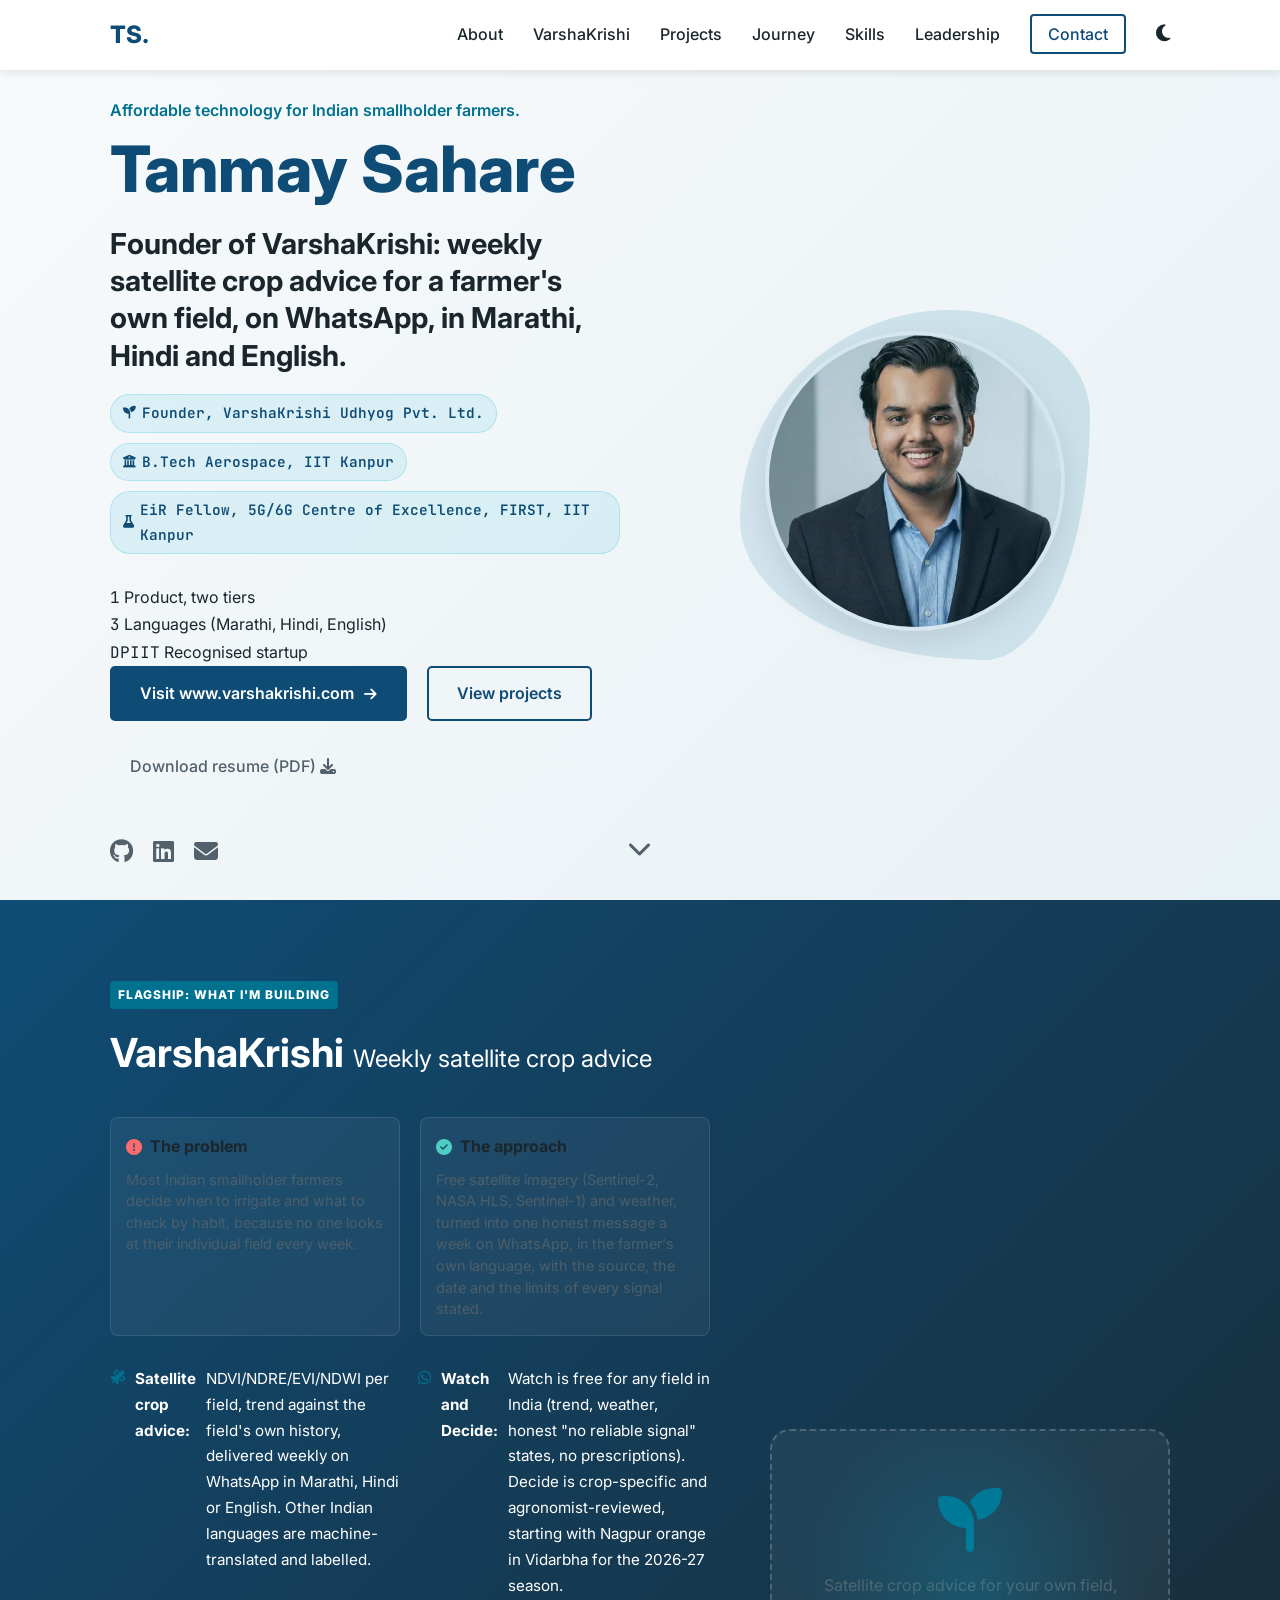
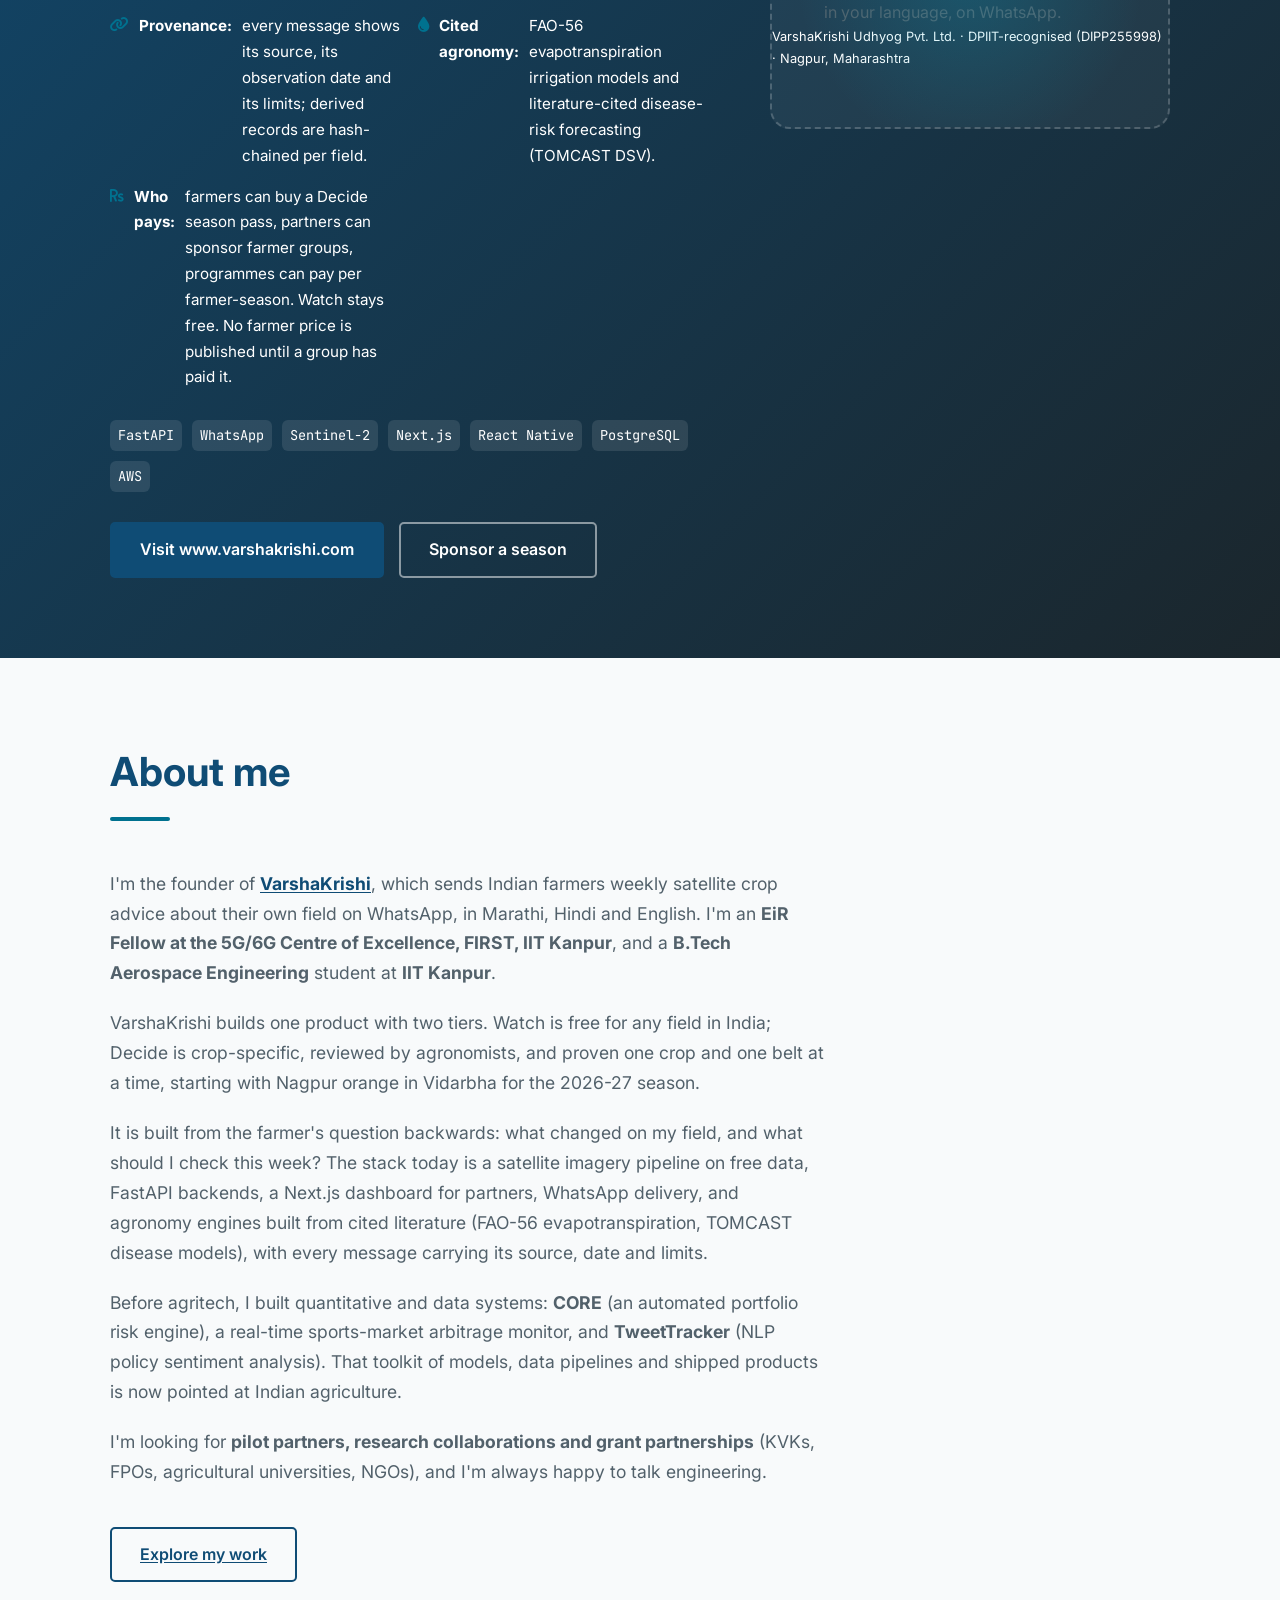
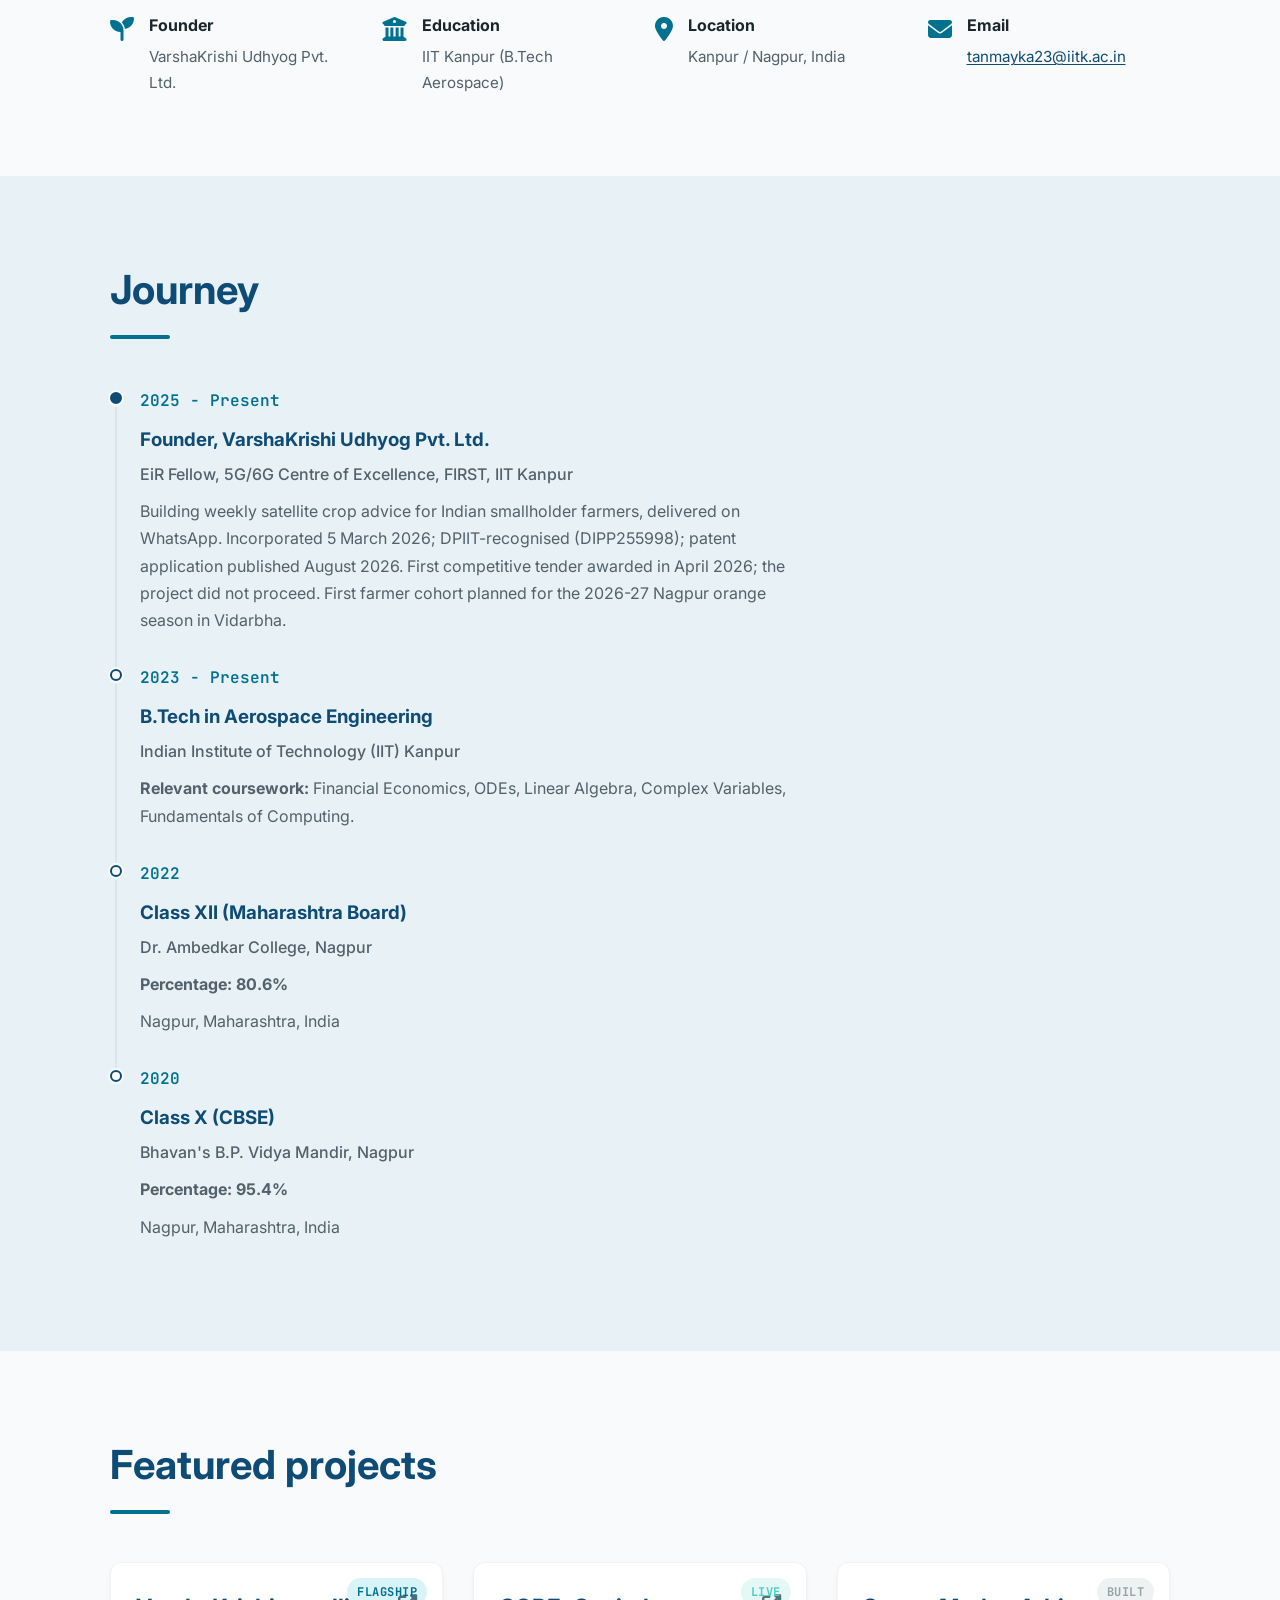
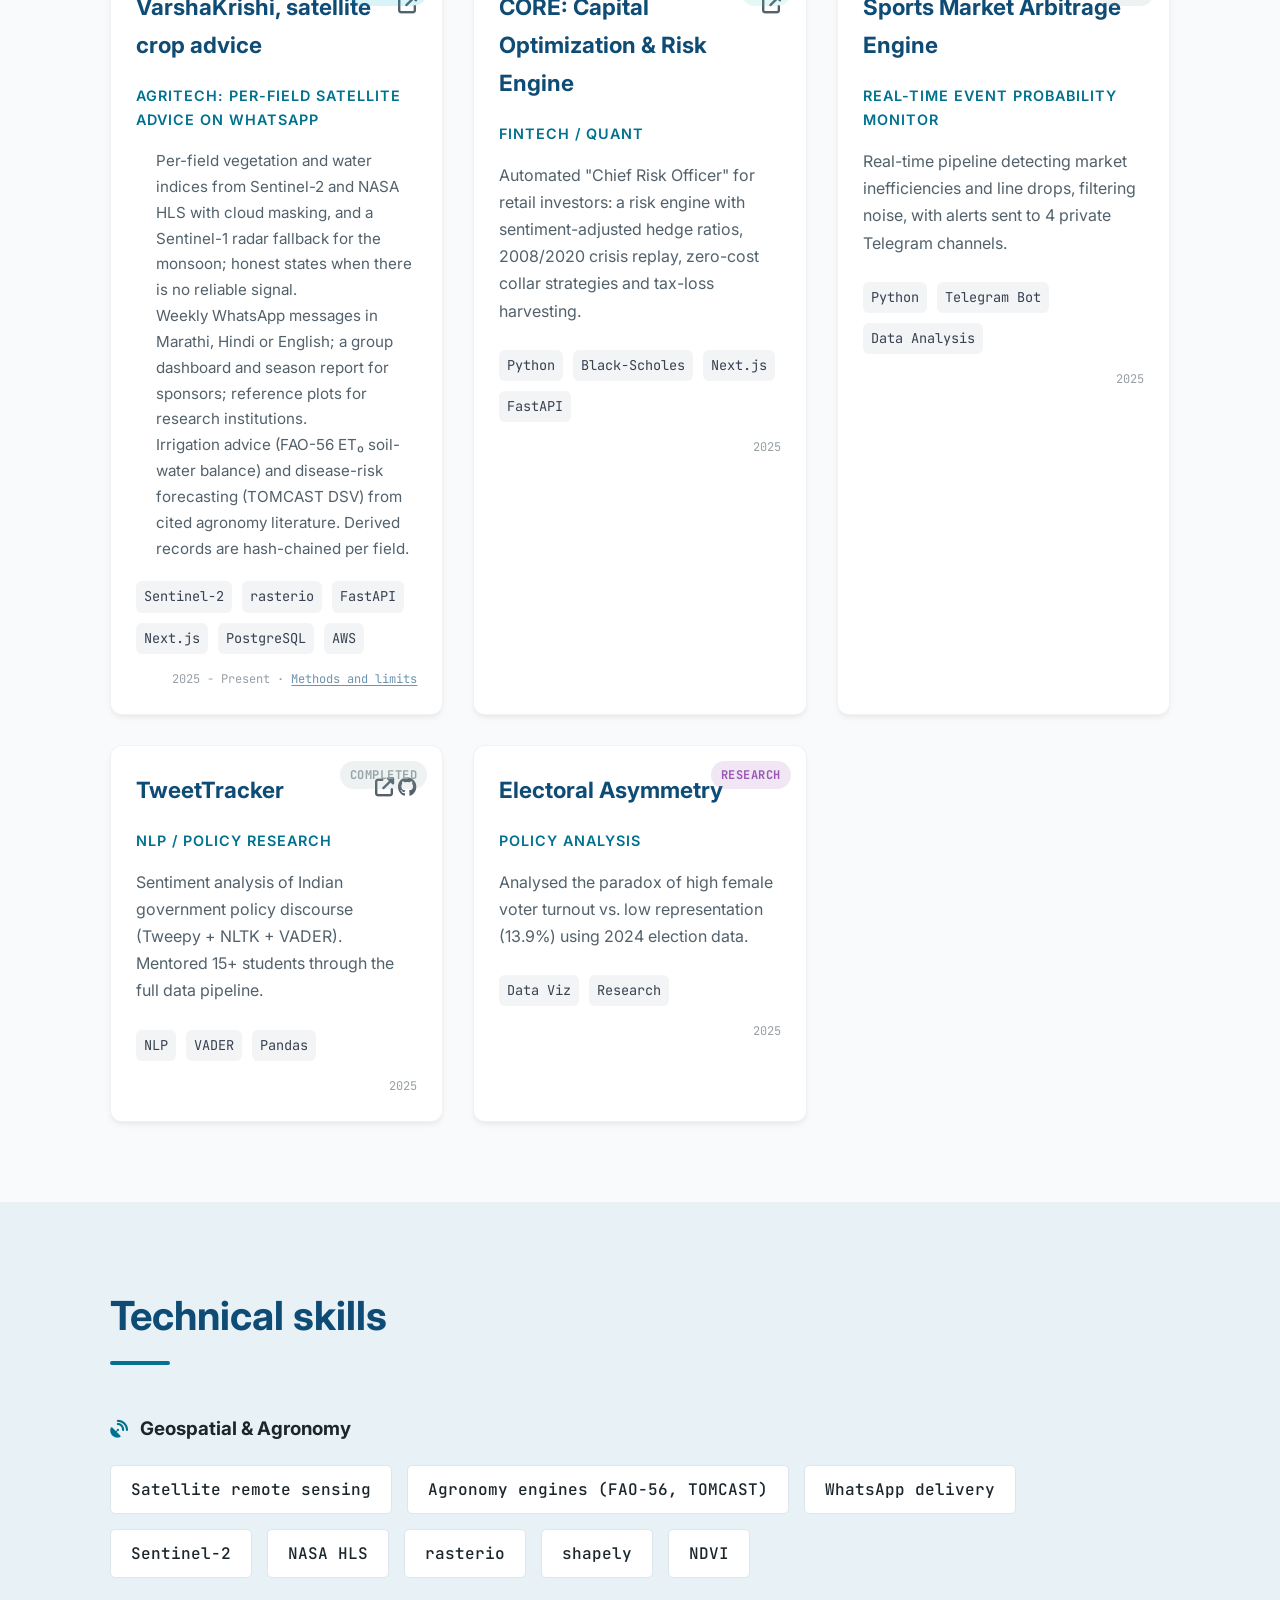
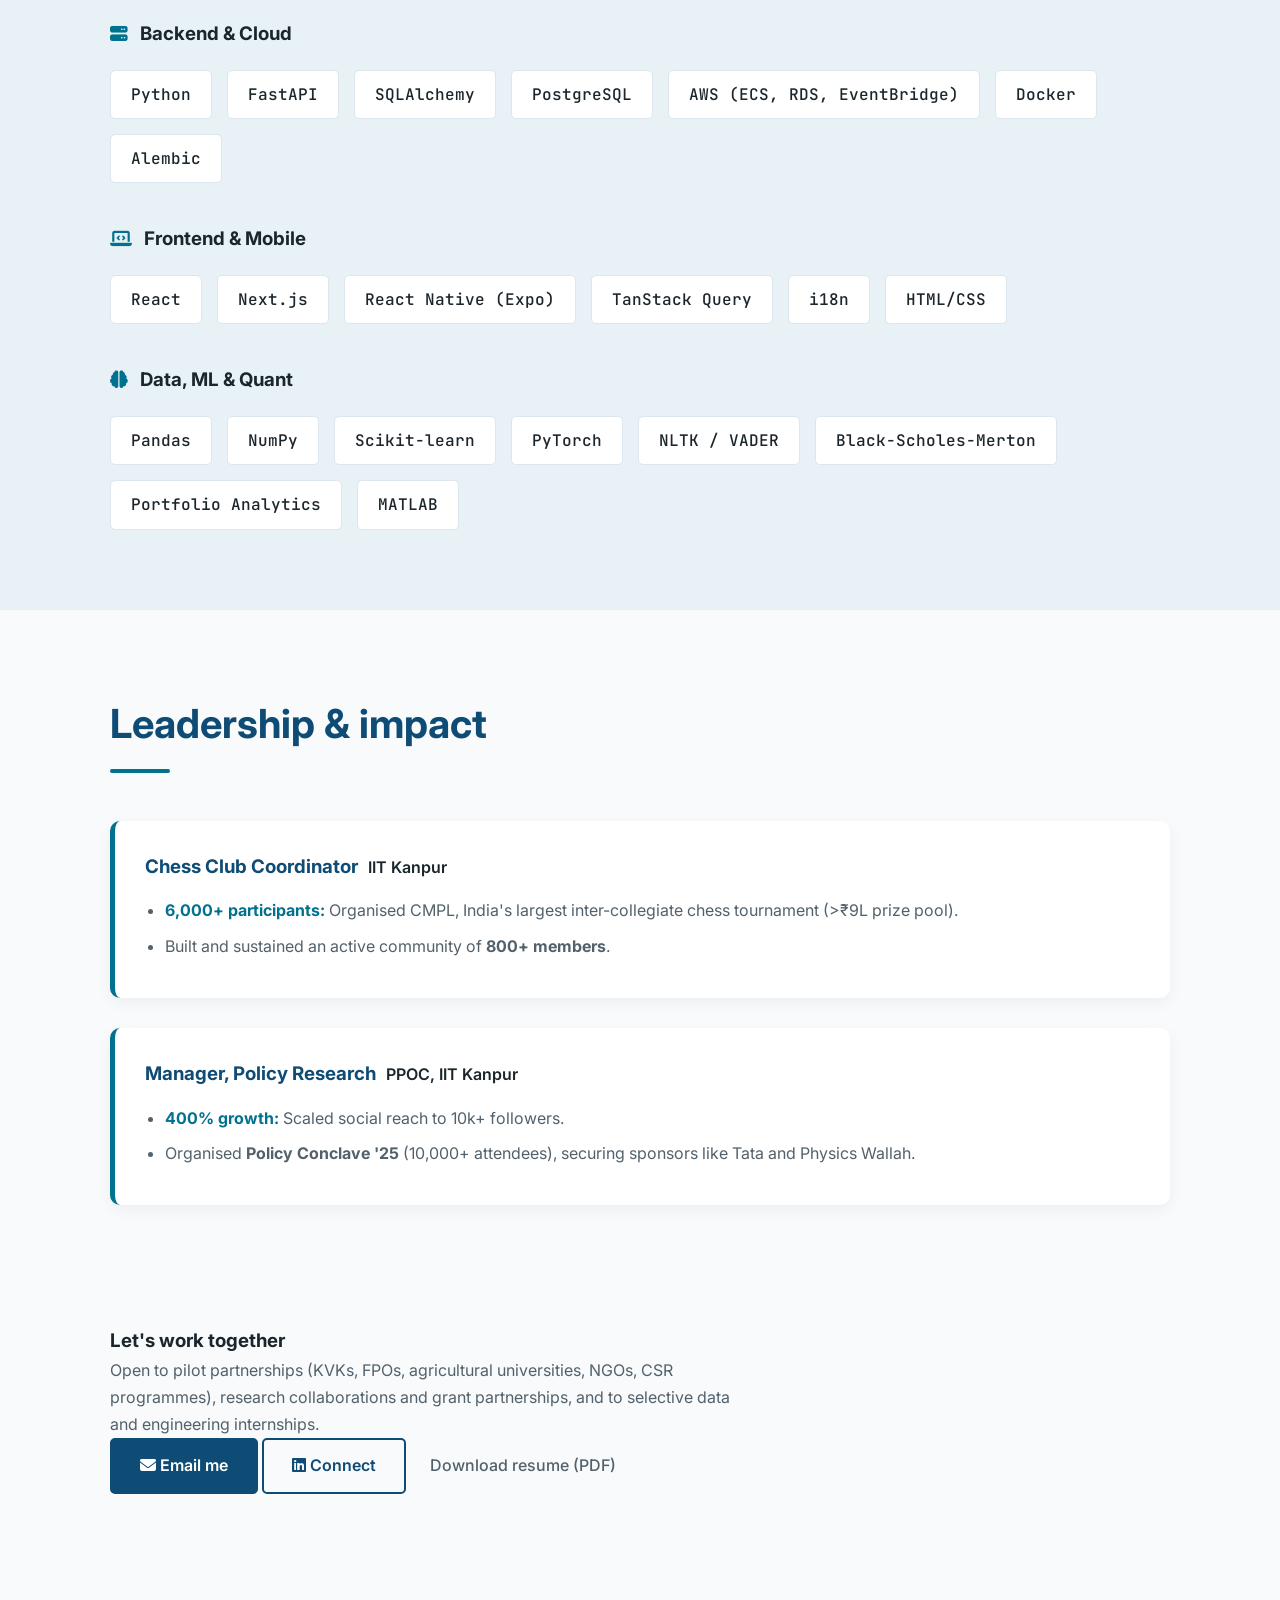
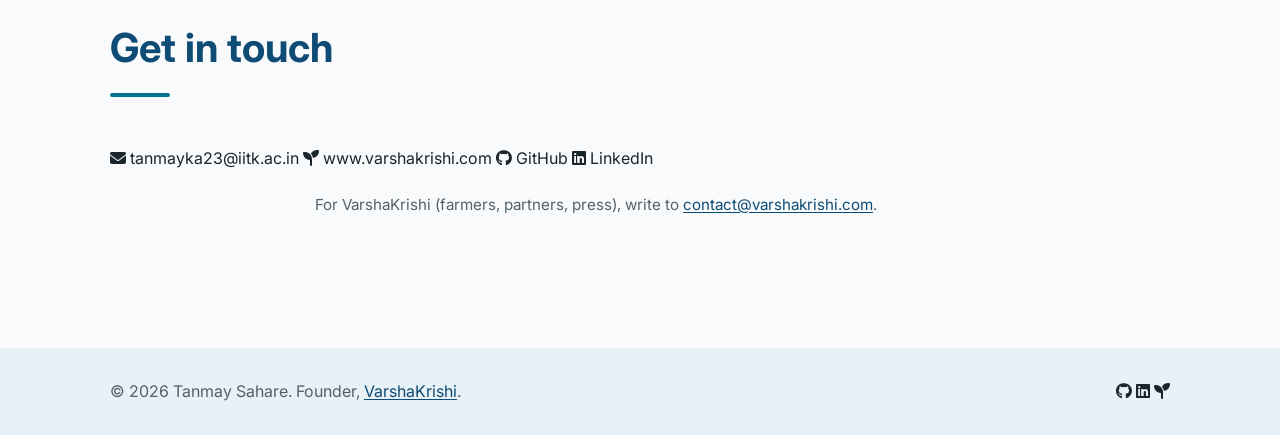
<file: index.html>
<!DOCTYPE html>
<html lang="en-IN" data-theme="light">

<head>
    <meta charset="UTF-8">
    <meta name="viewport" content="width=device-width, initial-scale=1.0">
    <title>Tanmay Sahare, founder of VarshaKrishi | Satellite crop advice for Indian farmers</title>
    <meta name="description"
        content="Tanmay Sahare is the founder of VarshaKrishi: weekly satellite crop advice for a farmer's own field on WhatsApp, in Marathi, Hindi and English. EiR Fellow, 5G/6G Centre of Excellence, FIRST, IIT Kanpur.">
    <link rel="canonical" href="https://tanmaysahare.me/">
    <meta name="robots" content="index, follow, max-image-preview:large">
    <meta name="author" content="Tanmay Sahare">
    <meta name="theme-color" content="#F8FAFB" media="(prefers-color-scheme: light)">
    <meta name="theme-color" content="#1B262C" media="(prefers-color-scheme: dark)">
    <link rel="icon" href="favicon.svg" type="image/svg+xml">

    <!-- Apply the saved theme before first paint, so dark-mode visitors do not see a light flash. -->
    <script>try { var t = localStorage.getItem('theme'); if (t === 'dark' || t === 'light') document.documentElement.setAttribute('data-theme', t); } catch (e) { }</script>

    <!-- Open Graph -->
    <meta property="og:type" content="profile">
    <meta property="og:title" content="Tanmay Sahare, founder of VarshaKrishi">
    <meta property="og:description"
        content="Weekly satellite crop advice for a farmer's own field, on WhatsApp, in Marathi, Hindi and English. EiR Fellow, 5G/6G Centre of Excellence, FIRST, IIT Kanpur.">
    <meta property="og:url" content="https://tanmaysahare.me/">
    <meta property="og:image" content="https://tanmaysahare.me/assets/profile.jpg">
    <meta property="og:image:width" content="956">
    <meta property="og:image:height" content="1280">
    <meta property="og:image:alt" content="Portrait of Tanmay Sahare, founder of VarshaKrishi">
    <meta property="og:locale" content="en_IN">
    <meta property="og:site_name" content="Tanmay Sahare">
    <meta property="profile:first_name" content="Tanmay">
    <meta property="profile:last_name" content="Sahare">

    <!-- Twitter Card -->
    <meta name="twitter:card" content="summary">
    <meta name="twitter:title" content="Tanmay Sahare, founder of VarshaKrishi">
    <meta name="twitter:description"
        content="Weekly satellite crop advice for a farmer's own field, on WhatsApp, in Marathi, Hindi and English. EiR Fellow, 5G/6G Centre of Excellence, FIRST, IIT Kanpur.">
    <meta name="twitter:image" content="https://tanmaysahare.me/assets/profile.jpg">
    <meta name="twitter:image:alt" content="Portrait of Tanmay Sahare, founder of VarshaKrishi">

    <!-- ProfilePage + Person + Organization + WebSite JSON-LD.
         The Organization node reuses the @id, name and legalName published on www.varshakrishi.com,
         so search engines and AI assistants merge both sites into one entity. -->
    <script type="application/ld+json">
    {
      "@context": "https://schema.org",
      "@graph": [
        {
          "@type": "ProfilePage",
          "@id": "https://tanmaysahare.me/#profilepage",
          "url": "https://tanmaysahare.me/",
          "name": "Tanmay Sahare, founder of VarshaKrishi",
          "inLanguage": "en-IN",
          "dateModified": "2026-10-17",
          "isPartOf": { "@id": "https://tanmaysahare.me/#website" },
          "mainEntity": { "@id": "https://tanmaysahare.me/#person" }
        },
        {
          "@type": "Person",
          "@id": "https://tanmaysahare.me/#person",
          "name": "Tanmay Sahare",
          "givenName": "Tanmay",
          "familyName": "Sahare",
          "url": "https://tanmaysahare.me/",
          "image": "https://tanmaysahare.me/assets/profile.jpg",
          "jobTitle": "Founder",
          "worksFor": { "@id": "https://www.varshakrishi.com/#organization" },
          "description": "Tanmay Sahare is the founder of VarshaKrishi, which sends Indian farmers weekly satellite crop advice about their own field on WhatsApp, in Marathi, Hindi and English. He is an EiR Fellow at the 5G/6G Centre of Excellence, FIRST, IIT Kanpur, and a B.Tech Aerospace Engineering student at IIT Kanpur.",
          "affiliation": {
            "@type": "Organization",
            "name": "5G/6G Centre of Excellence, FIRST, IIT Kanpur",
            "parentOrganization": { "@id": "https://tanmaysahare.me/#iitk" }
          },
          "alumniOf": { "@id": "https://tanmaysahare.me/#iitk" },
          "knowsAbout": ["Satellite remote sensing", "Crop advisory", "Precision agriculture", "NDVI crop monitoring", "Agronomy (FAO-56, TOMCAST)", "Machine learning", "Quantitative finance", "FastAPI"],
          "nationality": { "@type": "Country", "name": "India" },
          "homeLocation": { "@type": "Place", "name": "Nagpur, Maharashtra, India" },
          "email": "mailto:tanmayka23@iitk.ac.in",
          "sameAs": [
            "https://www.linkedin.com/in/tanmay-sahare-9a361329a/",
            "https://github.com/tanmaysahare"
          ]
        },
        {
          "@type": "CollegeOrUniversity",
          "@id": "https://tanmaysahare.me/#iitk",
          "name": "Indian Institute of Technology Kanpur",
          "url": "https://www.iitk.ac.in/"
        },
        {
          "@type": "Organization",
          "@id": "https://www.varshakrishi.com/#organization",
          "name": "VarshaKrishi",
          "legalName": "VarshaKrishi Udhyog Private Limited",
          "url": "https://www.varshakrishi.com/",
          "logo": "https://www.varshakrishi.com/assets/images/logo/favicon-512.png",
          "slogan": "Weekly satellite crop advice for your own field, on WhatsApp, in Marathi, Hindi and English.",
          "description": "VarshaKrishi sends Indian farmers one WhatsApp message a week about their own field: what changed, what to check and when to act. Built from Sentinel-2, Sentinel-1 and NASA HLS satellite data and the weather. Free for every farmer in India; crop-specific advice starts with Nagpur orange in Vidarbha.",
          "founder": { "@id": "https://tanmaysahare.me/#person" },
          "sameAs": ["https://www.linkedin.com/company/varshakrishi"]
        },
        {
          "@type": "WebSite",
          "@id": "https://tanmaysahare.me/#website",
          "url": "https://tanmaysahare.me/",
          "name": "Tanmay Sahare",
          "inLanguage": "en-IN",
          "about": { "@id": "https://tanmaysahare.me/#person" },
          "publisher": { "@id": "https://tanmaysahare.me/#person" }
        }
      ]
    }
    </script>

    <link rel="preconnect" href="https://fonts.googleapis.com">
    <link rel="preconnect" href="https://fonts.gstatic.com" crossorigin>
    <link
        href="https://fonts.googleapis.com/css2?family=Inter:wght@400;500;600;700;800&family=JetBrains+Mono:wght@400;700&display=swap"
        rel="stylesheet">
    <link rel="stylesheet" href="styles.css">
    <!-- Font Awesome icons are decorative (every icon-only link has an aria-label), so the
         stylesheet loads without blocking the first paint. -->
    <link rel="preload" href="https://cdnjs.cloudflare.com/ajax/libs/font-awesome/6.4.0/css/all.min.css" as="style"
        onload="this.onload=null;this.rel='stylesheet'">
    <noscript>
        <link rel="stylesheet" href="https://cdnjs.cloudflare.com/ajax/libs/font-awesome/6.4.0/css/all.min.css">
    </noscript>
</head>

<body>
    <a href="#main" class="skip-link">Skip to content</a>

    <!-- Navigation -->
    <header>
        <nav class="navbar" aria-label="Main">
            <div class="container nav-container">
                <a href="#hero" class="logo" aria-label="Tanmay Sahare, back to top">TS.</a>
                <button type="button" class="nav-toggle" id="navToggle" aria-label="Open menu" aria-expanded="false"
                    aria-controls="navLinks">
                    <i aria-hidden="true" class="fas fa-bars"></i>
                </button>
                <ul class="nav-links" id="navLinks">
                    <li><a href="#about">About</a></li>
                    <li><a href="#varshakrishi">VarshaKrishi</a></li>
                    <li><a href="#projects">Projects</a></li>
                    <li><a href="#education">Journey</a></li>
                    <li><a href="#skills">Skills</a></li>
                    <li><a href="#leadership">Leadership</a></li>
                    <li><a href="#contact" class="btn-nav">Contact</a></li>
                    <li><button type="button" id="themeToggle" aria-label="Dark mode" aria-pressed="false"><i
                                aria-hidden="true" class="fas fa-moon"></i></button></li>
                </ul>
            </div>
        </nav>
    </header>

    <main id="main">
    <!-- Hero Section -->
    <section id="hero" class="hero">
        <div class="container hero-container">
            <div class="hero-content">
                <span class="greeting">Affordable technology for Indian smallholder farmers.</span>
                <h1 class="name">Tanmay Sahare</h1>
                <p class="title">Founder of VarshaKrishi: weekly satellite crop advice for a farmer's own field, on
                    WhatsApp, in Marathi, Hindi and English.</p>

                <div class="hero-chips">
                    <span class="chip"><i aria-hidden="true" class="fas fa-seedling"></i> Founder, VarshaKrishi Udhyog Pvt. Ltd.</span>
                    <span class="chip"><i aria-hidden="true" class="fas fa-university"></i> B.Tech Aerospace, IIT Kanpur</span>
                    <span class="chip"><i aria-hidden="true" class="fas fa-flask"></i> EiR Fellow, 5G/6G Centre of Excellence, FIRST, IIT Kanpur</span>
                </div>

                <!-- Hero Stats Row -->
                <div class="hero-stats-row">
                    <div class="stat-item">
                        <span class="stat-val">1</span>
                        <span class="stat-label">Product, two tiers</span>
                    </div>
                    <div class="stat-splitter"></div>
                    <div class="stat-item">
                        <span class="stat-val">3</span>
                        <span class="stat-label">Languages (Marathi, Hindi, English)</span>
                    </div>
                    <div class="stat-splitter"></div>
                    <div class="stat-item">
                        <span class="stat-val">DPIIT</span>
                        <span class="stat-label">Recognised startup</span>
                    </div>
                </div>

                <div class="hero-buttons">
                    <a href="https://www.varshakrishi.com/" rel="noopener" class="btn btn-primary">Visit
                        www.varshakrishi.com <i aria-hidden="true" class="fas fa-arrow-right"
                            style="margin-left: 6px; font-size: 0.9em; transition: transform 0.2s;"></i></a>
                    <a href="#projects" class="btn btn-outline">View projects</a>
                    <a href="assets/resume.pdf" class="btn btn-text" download>Download resume (PDF) <i aria-hidden="true"
                            class="fas fa-download"></i></a>
                </div>

                <div class="social-links">
                    <a href="https://github.com/tanmaysahare" target="_blank" rel="noopener me" aria-label="GitHub"><i aria-hidden="true"
                            class="fab fa-github"></i></a>
                    <a href="https://www.linkedin.com/in/tanmay-sahare-9a361329a/" target="_blank" rel="noopener me"
                        aria-label="LinkedIn"><i aria-hidden="true" class="fab fa-linkedin"></i></a>
                    <a href="mailto:tanmayka23@iitk.ac.in" aria-label="Email"><i aria-hidden="true" class="fas fa-envelope"></i></a>
                </div>
            </div>
            <div class="hero-visual">
                <div class="profile-container">
                    <div class="blob-bg"></div>
                    <picture>
                        <source srcset="assets/profile-480.webp" type="image/webp">
                        <img src="assets/profile.jpg" alt="Tanmay Sahare, founder of VarshaKrishi" class="profile-img"
                            width="300" height="300" fetchpriority="high" decoding="async">
                    </picture>
                </div>
            </div>
        </div>
        <a href="#varshakrishi" class="scroll-down" aria-label="Scroll to VarshaKrishi"><i aria-hidden="true" class="fas fa-chevron-down"></i></a>
    </section>

    <!-- FLAGSHIP: VARSHAKRISHI -->
    <section id="varshakrishi" class="section core-section">
        <div class="container">
            <div class="core-grid">
                <div class="core-text">
                    <div class="core-header">
                        <span class="core-label">FLAGSHIP: WHAT I'M BUILDING</span>
                        <h2>VarshaKrishi <span style="font-weight: 400; font-size: 1.5rem;">Weekly satellite crop
                                advice</span></h2>
                    </div>

                    <div class="problem-solution">
                        <div class="ps-item">
                            <h3 class="h4"><i aria-hidden="true" class="fas fa-exclamation-circle text-danger"></i> The problem</h3>
                            <p>Most Indian smallholder farmers decide when to irrigate and what to check by habit, because no one
                                looks at their individual field every week.</p>
                        </div>
                        <div class="ps-item">
                            <h3 class="h4"><i aria-hidden="true" class="fas fa-check-circle text-success"></i> The approach</h3>
                            <p>Free satellite imagery (Sentinel-2, NASA HLS, Sentinel-1) and weather, turned into one honest
                                message a week on WhatsApp, in the farmer's own language, with the source, the date
                                and the limits of every signal stated.</p>
                        </div>
                    </div>

                    <ul class="core-features">
                        <li><i aria-hidden="true" class="fas fa-satellite"></i> <strong>Satellite crop advice:</strong> NDVI/NDRE/EVI/NDWI
                            per field, trend against the field's own history, delivered weekly on WhatsApp in Marathi,
                            Hindi or English. Other Indian languages are machine-translated and labelled.</li>
                        <li><i aria-hidden="true" class="fab fa-whatsapp"></i> <strong>Watch and Decide:</strong> Watch is free for any field
                            in India (trend, weather, honest "no reliable signal" states, no prescriptions). Decide is
                            crop-specific and agronomist-reviewed, starting with Nagpur orange in Vidarbha for the
                            2026-27 season.</li>
                        <li><i aria-hidden="true" class="fas fa-link"></i> <strong>Provenance:</strong> every message shows its source, its
                            observation date and its limits; derived records are hash-chained per field.</li>
                        <li><i aria-hidden="true" class="fas fa-tint"></i> <strong>Cited agronomy:</strong> FAO-56
                            evapotranspiration irrigation models and literature-cited disease-risk forecasting
                            (TOMCAST DSV).</li>
                        <li><i aria-hidden="true" class="fas fa-rupee-sign"></i> <strong>Who pays:</strong> farmers can buy a Decide season
                            pass, partners can sponsor farmer groups, programmes can pay per farmer-season. Watch stays
                            free. No farmer price is published until a group has paid it.</li>
                    </ul>

                    <ul class="project-tech core-tech">
                        <li>FastAPI</li>
                        <li>WhatsApp</li>
                        <li>Sentinel-2</li>
                        <li>Next.js</li>
                        <li>React Native</li>
                        <li>PostgreSQL</li>
                        <li>AWS</li>
                    </ul>

                    <div class="core-buttons">
                        <a href="https://www.varshakrishi.com/" rel="noopener" class="btn btn-primary">Visit
                            www.varshakrishi.com</a>
                        <a href="https://www.varshakrishi.com/partners"
                            class="btn btn-outline" style="border-color: rgba(255,255,255,0.5); color: inherit;" rel="noopener">Sponsor
                            a season</a>
                    </div>
                </div>
                <div class="core-visual-container">
                    <div class="core-mockup-placeholder">
                        <i aria-hidden="true" class="fas fa-seedling"
                            style="font-size: 4rem; color: var(--accent-color); margin-bottom: 20px;"></i>
                        <p>Satellite crop advice for your own field,<br>in your language, on WhatsApp.</p>
                        <span style="font-size: 0.8rem;">VarshaKrishi Udhyog Pvt. Ltd. · DPIIT-recognised (DIPP255998) · Nagpur, Maharashtra</span>
                    </div>
                </div>
            </div>
        </div>
    </section>

    <!-- About Section -->
    <section id="about" class="section">
        <div class="container">
            <h2 class="section-title">About me</h2>
            <div class="about-content">
                <div class="about-text">
                    <p>I'm the founder of <a href="https://www.varshakrishi.com/"><strong>VarshaKrishi</strong></a>, which sends Indian farmers weekly satellite crop advice about their own field on WhatsApp, in Marathi, Hindi and English. I'm an <strong>EiR Fellow at the 5G/6G Centre of Excellence, FIRST, IIT Kanpur</strong>, and a <strong>B.Tech Aerospace Engineering</strong> student at <strong>IIT Kanpur</strong>.</p>
                    <p>VarshaKrishi builds one product with two tiers. Watch is free for any field in India; Decide is crop-specific, reviewed by agronomists, and proven one crop and one belt at a time, starting with Nagpur orange in Vidarbha for the 2026-27 season.</p>
                    <p>It is built from the farmer's question backwards: what changed on my field, and what should I check this week? The stack today is a
                        satellite imagery pipeline on free data, FastAPI backends, a Next.js dashboard for partners,
                        WhatsApp delivery, and agronomy engines built from cited literature (FAO-56
                        evapotranspiration, TOMCAST disease models), with every message carrying its source, date
                        and limits.</p>
                    <p>Before agritech, I built quantitative and data systems: <strong>CORE</strong> (an
                        automated portfolio risk engine), a real-time sports-market arbitrage monitor, and
                        <strong>TweetTracker</strong> (NLP policy sentiment analysis). That toolkit of models, data
                        pipelines and shipped products is now pointed at Indian agriculture.</p>
                    <p>I'm looking for <strong>pilot partners, research collaborations and grant partnerships</strong>
                        (KVKs, FPOs, agricultural universities, NGOs), and I'm always happy to talk engineering.</p>

                    <a href="#projects" class="btn btn-outline small-cta" style="margin-top: 20px;">Explore my work</a>

                    <div class="info-grid">
                        <div class="info-item">
                            <i aria-hidden="true" class="fas fa-seedling"></i>
                            <div>
                                <h3 class="h4">Founder</h3>
                                <p>VarshaKrishi Udhyog Pvt. Ltd.</p>
                            </div>
                        </div>
                        <div class="info-item">
                            <i aria-hidden="true" class="fas fa-university"></i>
                            <div>
                                <h3 class="h4">Education</h3>
                                <p>IIT Kanpur (B.Tech Aerospace)</p>
                            </div>
                        </div>
                        <div class="info-item">
                            <i aria-hidden="true" class="fas fa-map-marker-alt"></i>
                            <div>
                                <h3 class="h4">Location</h3>
                                <p>Kanpur / Nagpur, India</p>
                            </div>
                        </div>
                        <div class="info-item">
                            <i aria-hidden="true" class="fas fa-envelope"></i>
                            <div>
                                <h3 class="h4">Email</h3>
                                <p><a href="mailto:tanmayka23@iitk.ac.in">tanmayka23@iitk.ac.in</a></p>
                            </div>
                        </div>
                    </div>
                </div>
            </div>
        </div>
    </section>

    <!-- Journey / Timeline -->
    <section id="education" class="section bg-alt">
        <div class="container">
            <h2 class="section-title">Journey</h2>
            <div class="timeline">

                <div class="timeline-item">
                    <div class="timeline-date">2025 - Present</div>
                    <div class="timeline-marker"></div>
                    <div class="timeline-content">
                        <h3>Founder, VarshaKrishi Udhyog Pvt. Ltd.</h3>
                        <p class="h4">EiR Fellow, 5G/6G Centre of Excellence, FIRST, IIT Kanpur</p>
                        <p class="coursework">Building weekly satellite crop advice for Indian smallholder farmers,
                            delivered on WhatsApp. Incorporated 5 March 2026; DPIIT-recognised (DIPP255998); patent
                            application published August 2026. First competitive tender awarded in April 2026; the
                            project did not proceed. First farmer cohort planned for the 2026-27 Nagpur orange season in
                            Vidarbha.</p>
                    </div>
                </div>

                <div class="timeline-item">
                    <div class="timeline-date">2023 - Present</div>
                    <div class="timeline-marker"></div>
                    <div class="timeline-content">
                        <h3>B.Tech in Aerospace Engineering</h3>
                        <p class="h4">Indian Institute of Technology (IIT) Kanpur</p>
                        <p class="coursework"><strong>Relevant coursework:</strong> Financial Economics, ODEs, Linear
                            Algebra, Complex Variables, Fundamentals of Computing.</p>
                    </div>
                </div>

                <div class="timeline-item">
                    <div class="timeline-date">2022</div>
                    <div class="timeline-marker"></div>
                    <div class="timeline-content">
                        <h3>Class XII (Maharashtra Board)</h3>
                        <p class="h4">Dr. Ambedkar College, Nagpur</p>
                        <p class="grade">Percentage: 80.6%</p>
                        <p class="location-sub">Nagpur, Maharashtra, India</p>
                    </div>
                </div>

                <div class="timeline-item">
                    <div class="timeline-date">2020</div>
                    <div class="timeline-marker"></div>
                    <div class="timeline-content">
                        <h3>Class X (CBSE)</h3>
                        <p class="h4">Bhavan's B.P. Vidya Mandir, Nagpur</p>
                        <p class="grade">Percentage: 95.4%</p>
                        <p class="location-sub">Nagpur, Maharashtra, India</p>
                    </div>
                </div>

            </div>
        </div>
    </section>

    <!-- Projects Section -->
    <section id="projects" class="section">
        <div class="container">
            <h2 class="section-title">Featured projects</h2>
            <div class="projects-grid">

                <!-- Project 1: VarshaKrishi (flagship) -->
                <article class="project-card featured-card">
                    <div class="card-status status-featured">Flagship</div>
                    <div class="project-content">
                        <div class="project-header">
                            <h3>VarshaKrishi, satellite crop advice</h3>
                            <span class="project-links">
                                <a href="https://www.varshakrishi.com/" rel="noopener" aria-label="VarshaKrishi website"><i aria-hidden="true"
                                        class="fas fa-external-link-alt"></i></a>
                            </span>
                        </div>
                        <p class="project-role">Agritech: per-field satellite advice on WhatsApp</p>
                        <ul class="project-bullets"
                            style="color: var(--text-light); font-size: 0.95rem; margin-bottom: 20px; padding-left: 20px;">
                            <li>Per-field vegetation and water indices from Sentinel-2 and NASA HLS with cloud masking,
                                and a Sentinel-1 radar fallback for the monsoon; honest states when there is no reliable
                                signal.</li>
                            <li>Weekly WhatsApp messages in Marathi, Hindi or English; a group dashboard and season
                                report for sponsors; reference plots for research institutions.</li>
                            <li>Irrigation advice (FAO-56 ET₀ soil-water balance) and disease-risk forecasting
                                (TOMCAST DSV) from cited agronomy literature. Derived records are hash-chained per
                                field.</li>
                        </ul>
                        <ul class="project-tech">
                            <li>Sentinel-2</li>
                            <li>rasterio</li>
                            <li>FastAPI</li>
                            <li>Next.js</li>
                            <li>PostgreSQL</li>
                            <li>AWS</li>
                        </ul>
                        <p class="last-updated">2025 - Present · <a href="https://www.varshakrishi.com/methods" rel="noopener">Methods and limits</a></p>
                    </div>
                </article>

                <!-- Project 2: CORE -->
                <article class="project-card">
                    <div class="card-status status-live">Live</div>
                    <div class="project-content">
                        <div class="project-header">
                            <h3>CORE: Capital Optimization &amp; Risk Engine</h3>
                            <span class="project-links">
                                <a href="https://core.hedgeguard.in" target="_blank" rel="noopener" aria-label="CORE live demo"><i aria-hidden="true"
                                        class="fas fa-external-link-alt"></i></a>
                            </span>
                        </div>
                        <p class="project-role">Fintech / Quant</p>
                        <p class="project-desc">Automated "Chief Risk Officer" for retail investors: a risk engine with
                            sentiment-adjusted hedge ratios, 2008/2020 crisis replay, zero-cost collar strategies and
                            tax-loss harvesting.</p>
                        <ul class="project-tech">
                            <li>Python</li>
                            <li>Black-Scholes</li>
                            <li>Next.js</li>
                            <li>FastAPI</li>
                        </ul>
                        <p class="last-updated">2025</p>
                    </div>
                </article>

                <!-- Project 3: Sports Arbitrage -->
                <article class="project-card">
                    <div class="card-status status-completed">Built</div>
                    <div class="project-content">
                        <div class="project-header">
                            <h3>Sports Market Arbitrage Engine</h3>
                        </div>
                        <p class="project-role">Real-time Event Probability Monitor</p>
                        <p class="project-desc">Real-time pipeline detecting market inefficiencies and line drops,
                            filtering noise, with alerts sent to 4 private Telegram channels.</p>
                        <ul class="project-tech">
                            <li>Python</li>
                            <li>Telegram Bot</li>
                            <li>Data Analysis</li>
                        </ul>
                        <p class="last-updated">2025</p>
                    </div>
                </article>

                <!-- Project 4: TweetTracker -->
                <article class="project-card">
                    <div class="card-status status-completed">Completed</div>
                    <div class="project-content">
                        <div class="project-header">
                            <h3>TweetTracker</h3>
                            <span class="project-links">
                                <a href="tweettracker/index.html" aria-label="TweetTracker project page"><i aria-hidden="true"
                                        class="fas fa-external-link-alt"></i></a>
                                <a href="https://github.com/tanmaysahare/tweettracker-public-sentiment" target="_blank"
                                    rel="noopener" aria-label="TweetTracker on GitHub"><i aria-hidden="true" class="fab fa-github"></i></a>
                            </span>
                        </div>
                        <p class="project-role">NLP / Policy Research</p>
                        <p class="project-desc">Sentiment analysis of Indian government policy discourse (Tweepy +
                            NLTK + VADER). Mentored 15+ students through the full data pipeline.</p>
                        <ul class="project-tech">
                            <li>NLP</li>
                            <li>VADER</li>
                            <li>Pandas</li>
                        </ul>
                        <p class="last-updated">2025</p>
                    </div>
                </article>

                <!-- Project 5: Electoral -->
                <article class="project-card">
                    <div class="card-status status-research">Research</div>
                    <div class="project-content">
                        <div class="project-header">
                            <h3>Electoral Asymmetry</h3>
                        </div>
                        <p class="project-role">Policy Analysis</p>
                        <p class="project-desc">Analysed the paradox of high female voter turnout vs. low representation
                            (13.9%) using 2024 election data.</p>
                        <ul class="project-tech">
                            <li>Data Viz</li>
                            <li>Research</li>
                        </ul>
                        <p class="last-updated">2025</p>
                    </div>
                </article>

            </div>
        </div>
    </section>

    <!-- Skills Section -->
    <section id="skills" class="section bg-alt">
        <div class="container">
            <h2 class="section-title">Technical skills</h2>
            <div class="skills-wrapper">

                <div class="skill-category">
                    <h3><i aria-hidden="true" class="fas fa-satellite-dish"></i> Geospatial &amp; Agronomy</h3>
                    <div class="skill-tags">
                        <span>Satellite remote sensing</span><span>Agronomy engines (FAO-56, TOMCAST)</span><span>WhatsApp delivery</span>
                        <span>Sentinel-2</span><span>NASA HLS</span><span>rasterio</span><span>shapely</span>
                        <span>NDVI</span>
                    </div>
                </div>

                <div class="skill-category">
                    <h3><i aria-hidden="true" class="fas fa-server"></i> Backend &amp; Cloud</h3>
                    <div class="skill-tags">
                        <span>Python</span><span>FastAPI</span><span>SQLAlchemy</span><span>PostgreSQL</span>
                        <span>AWS (ECS, RDS, EventBridge)</span><span>Docker</span><span>Alembic</span>
                    </div>
                </div>

                <div class="skill-category">
                    <h3><i aria-hidden="true" class="fas fa-laptop-code"></i> Frontend &amp; Mobile</h3>
                    <div class="skill-tags">
                        <span>React</span><span>Next.js</span><span>React Native (Expo)</span><span>TanStack
                            Query</span><span>i18n</span><span>HTML/CSS</span>
                    </div>
                </div>

                <div class="skill-category">
                    <h3><i aria-hidden="true" class="fas fa-brain"></i> Data, ML &amp; Quant</h3>
                    <div class="skill-tags">
                        <span>Pandas</span><span>NumPy</span><span>Scikit-learn</span><span>PyTorch</span>
                        <span>NLTK / VADER</span><span>Black-Scholes-Merton</span><span>Portfolio Analytics</span>
                        <span>MATLAB</span>
                    </div>
                </div>

            </div>
        </div>
    </section>

    <!-- Leadership Section -->
    <section id="leadership" class="section">
        <div class="container">
            <h2 class="section-title">Leadership &amp; impact</h2>
            <div class="leadership-grid">

                <div class="leadership-card">
                    <div class="card-header">
                        <h3>Chess Club Coordinator</h3>
                        <span class="org">IIT Kanpur</span>
                    </div>
                    <ul>
                        <li><strong style="color: var(--accent-color);">6,000+ participants:</strong> Organised CMPL,
                            India's largest inter-collegiate chess tournament (>₹9L prize pool).</li>
                        <li>Built and sustained an active community of <strong>800+ members</strong>.</li>
                    </ul>
                </div>

                <div class="leadership-card">
                    <div class="card-header">
                        <h3>Manager, Policy Research</h3>
                        <span class="org">PPOC, IIT Kanpur</span>
                    </div>
                    <ul>
                        <li><strong style="color: var(--accent-color);">400% growth:</strong> Scaled social reach to
                            10k+ followers.</li>
                        <li>Organised <strong>Policy Conclave '25</strong> (10,000+ attendees), securing sponsors like
                            Tata and Physics Wallah.</li>
                    </ul>
                </div>

            </div>
        </div>
    </section>

    <!-- Collaboration Banner -->
    <section class="section" style="padding: 40px 0;" aria-labelledby="work-together">
        <div class="container">
            <div class="opportunity-banner">
                <div class="opp-content">
                    <h2 id="work-together" class="h3">Let's work together</h2>
                    <p>Open to pilot partnerships (KVKs, FPOs, agricultural universities, NGOs, CSR programmes),
                        research collaborations and grant partnerships, and to selective data and engineering
                        internships.</p>
                </div>
                <div class="opp-actions">
                    <a href="mailto:tanmayka23@iitk.ac.in" class="btn btn-primary"><i aria-hidden="true" class="fas fa-envelope"></i> Email
                        me</a>
                    <a href="https://www.linkedin.com/in/tanmay-sahare-9a361329a/" target="_blank" rel="noopener me"
                        class="btn btn-outline"><i aria-hidden="true" class="fab fa-linkedin"></i> Connect</a>
                    <a href="assets/resume.pdf" class="btn btn-text" download>Download resume (PDF)</a>
                </div>
            </div>
        </div>
    </section>

    <!-- Contact Section -->
    <section id="contact" class="section">
        <div class="container text-center">
            <h2 class="section-title">Get in touch</h2>
            <div class="contact-links">
                <a href="mailto:tanmayka23@iitk.ac.in" class="contact-btn"><i aria-hidden="true" class="fas fa-envelope"></i>
                    tanmayka23@iitk.ac.in</a>
                <a href="https://www.varshakrishi.com/" rel="noopener" class="contact-btn"><i aria-hidden="true"
                        class="fas fa-seedling"></i> www.varshakrishi.com</a>
                <a href="https://github.com/tanmaysahare" target="_blank" rel="noopener me" class="contact-btn"><i aria-hidden="true"
                        class="fab fa-github"></i> GitHub</a>
                <a href="https://www.linkedin.com/in/tanmay-sahare-9a361329a/" target="_blank" rel="noopener me"
                    class="contact-btn"><i aria-hidden="true" class="fab fa-linkedin"></i> LinkedIn</a>
            </div>
            <p class="contact-note">For VarshaKrishi (farmers, partners, press), write to
                <a href="mailto:contact@varshakrishi.com">contact@varshakrishi.com</a>.</p>
        </div>
    </section>
    </main>

    <footer>
        <div class="container footer-container">
            <p>&copy; 2026 Tanmay Sahare. Founder, <a href="https://www.varshakrishi.com/">VarshaKrishi</a>.</p>
            <div class="footer-social">
                <a href="https://github.com/tanmaysahare" target="_blank" rel="noopener me" aria-label="GitHub"><i aria-hidden="true"
                        class="fab fa-github"></i></a>
                <a href="https://www.linkedin.com/in/tanmay-sahare-9a361329a/" target="_blank" rel="noopener me"
                    aria-label="LinkedIn"><i aria-hidden="true" class="fab fa-linkedin"></i></a>
                <a href="https://www.varshakrishi.com/" rel="noopener" aria-label="VarshaKrishi website"><i aria-hidden="true"
                        class="fas fa-seedling"></i></a>
            </div>
        </div>
    </footer>

    <script src="script.js" defer></script>
</body>

</html>
</file>
<file: styles.css>
:root {
    /* Colors - Light Mode (Teal & Navy) */
    --primary-color: #0F4C75;
    /* Navy Blue */
    --secondary-color: #3282B8;
    /* Muted Blue */
    --accent-color: #00718F;
    /* Deep teal: 4.9:1 on the page background (WCAG AA for text) */
    --bg-color: #F8FAFB;
    --bg-alt-color: #E8F1F5;
    --text-color: #1B262C;
    --text-light: #52616B;
    --card-bg: #FFFFFF;
    --border-color: #DDE6ED;

    /* Spacing */
    --container-width: 1100px;
    --header-height: 70px;

    /* Fonts */
    --font-main: 'Inter', sans-serif;
    --font-mono: 'JetBrains Mono', monospace;

    /* Transitions */
    --transition-fast: 0.2s ease-in-out;
}

[data-theme='dark'] {
    /* Colors - Dark Mode */
    --primary-color: #00B4D8;
    /* Bright Teal for contrast */
    --secondary-color: #3282B8;
    --accent-color: #90E0EF;
    --bg-color: #1B262C;
    /* Deep Navy */
    --bg-alt-color: #0F4C75;
    /* Slightly lighter navy */
    --text-color: #BBE1FA;
    --text-light: #B4C7D3;
    --card-bg: #223038;
    --border-color: #3282B8;
}

/* Reset & Global */
* {
    margin: 0;
    padding: 0;
    box-sizing: border-box;
}

html {
    scroll-padding-top: var(--header-height);
}

@media (prefers-reduced-motion: no-preference) {
    html {
        scroll-behavior: smooth;
    }
}

body {
    font-family: var(--font-main);
    background-color: var(--bg-color);
    color: var(--text-color);
    line-height: 1.7;
    transition: background-color 0.3s, color 0.3s;
}

p {
    max-width: 65ch;
    color: var(--text-light);
}

h1,
h2,
h3,
h4,
h5,
h6 {
    color: var(--text-color);
    /* Ensure headings use off-black/theme color */
}

/* Monospace for numbers and tech tags */
.stat-val,
.ach-stat,
.project-tech li,
.skill-tags span,
.chip,
.timeline-date,
.last-updated {
    font-family: var(--font-mono);
}

a {
    text-decoration: none;
    color: inherit;
    transition: var(--transition-fast);
}

ul {
    list-style: none;
}

.container {
    max-width: var(--container-width);
    margin: 0 auto;
    padding: 0 20px;
}

img {
    max-width: 100%;
}

.section {
    padding: 80px 0;
}

.section-title {
    font-size: 2.5rem;
    color: var(--primary-color);
    margin-bottom: 3rem;
    position: relative;
    padding-bottom: 15px;
}

.section-title::after {
    content: '';
    position: absolute;
    bottom: 0;
    left: 0;
    width: 60px;
    height: 4px;
    background-color: var(--accent-color);
    border-radius: 2px;
}

.bg-alt {
    background-color: var(--bg-alt-color);
}

/* Profile Picture Styles */
.profile-container {
    position: relative;
    width: 350px;
    height: 350px;
    display: flex;
    justify-content: center;
    align-items: center;
    margin: 0 auto;
}

.blob-bg {
    position: absolute;
    width: 100%;
    height: 100%;
    background: linear-gradient(45deg, var(--secondary-color), var(--accent-color));
    border-radius: 60% 40% 30% 70% / 60% 30% 70% 40%;
    opacity: 0.15;
    /* Subtle */
    animation: morph 8s ease-in-out infinite;
    z-index: 1;
}

@keyframes morph {
    0% {
        border-radius: 60% 40% 30% 70% / 60% 30% 70% 40%;
    }

    50% {
        border-radius: 30% 60% 70% 40% / 50% 60% 30% 60%;
    }

    100% {
        border-radius: 60% 40% 30% 70% / 60% 30% 70% 40%;
    }
}

.profile-img {
    width: 300px;
    height: 300px;
    border-radius: 50%;
    /* Force circle */
    object-fit: cover;
    z-index: 2;
    border: 4px solid var(--bg-color);
    box-shadow: 0 10px 30px rgba(0, 0, 0, 0.1);
    background-color: #f0f0f0;
}

/* Buttons */
.btn {
    display: inline-block;
    padding: 12px 28px;
    border-radius: 5px;
    font-weight: 600;
    cursor: pointer;
    transition: all 0.3s ease;
}

.btn-primary {
    background-color: var(--primary-color);
    color: white;
    border: 2px solid var(--primary-color);
}

[data-theme='dark'] .btn-primary {
    color: #1B262C;
    /* Dark text on bright button */
}

.btn-primary:hover {
    background-color: transparent;
    color: var(--primary-color);
}

[data-theme='dark'] .btn-primary:hover {
    color: var(--primary-color);
}

.btn-outline {
    background-color: transparent;
    border: 2px solid var(--primary-color);
    color: var(--primary-color);
}

.btn-outline:hover {
    background-color: var(--primary-color);
    color: white;
}

[data-theme='dark'] .btn-outline {
    color: var(--accent-color);
    border-color: var(--accent-color);
}

[data-theme='dark'] .btn-outline:hover {
    background-color: var(--accent-color);
    color: #1B262C;
}

/* Navigation */
.navbar {
    height: var(--header-height);
    background-color: rgba(255, 255, 255, 0.95);
    backdrop-filter: blur(10px);
    position: fixed;
    width: 100%;
    top: 0;
    z-index: 1000;
    box-shadow: 0 2px 10px rgba(0, 0, 0, 0.1);
    display: flex;
    align-items: center;
}

[data-theme='dark'] .navbar {
    background-color: rgba(27, 38, 44, 0.95);
    box-shadow: 0 2px 10px rgba(0, 0, 0, 0.3);
}

.nav-container {
    width: 100%;
    display: flex;
    justify-content: space-between;
    align-items: center;
}

.logo {
    font-size: 1.5rem;
    font-weight: 800;
    color: var(--primary-color);
}

.nav-links {
    display: flex;
    align-items: center;
    gap: 30px;
}

.nav-links li a {
    font-weight: 500;
    color: var(--text-color);
}

.nav-links li a:hover {
    color: var(--accent-color);
}

.btn-nav {
    padding: 8px 16px;
    border: 2px solid var(--primary-color);
    border-radius: 4px;
    color: var(--primary-color) !important;
}

.btn-nav:hover {
    background-color: var(--primary-color);
    color: white !important;
}

#themeToggle {
    background: none;
    border: none;
    color: var(--text-color);
    font-size: 1.2rem;
    cursor: pointer;
}

.nav-toggle {
    display: none;
    background: none;
    border: none;
    font-size: 1.5rem;
    color: var(--text-color);
    cursor: pointer;
}

/* Hero Section */
.hero {
    height: 100vh;
    display: flex;
    align-items: center;
    position: relative;
    padding-top: var(--header-height);
    background: linear-gradient(135deg, var(--bg-color) 0%, var(--bg-alt-color) 100%);
}

.hero-container {
    display: grid;
    grid-template-columns: 1fr 1fr;
    align-items: center;
    gap: 40px;
}

.hero-content {
    animation: fadeIn 1s ease-out;
}

.greeting {
    display: block;
    color: var(--accent-color);
    font-weight: 600;
    margin-bottom: 10px;
}

.name {
    font-size: 4rem;
    font-weight: 800;
    color: var(--primary-color);
    line-height: 1.1;
    margin-bottom: 20px;
}

.title {
    font-size: 1.8rem;
    font-weight: 700;
    line-height: 1.3;
    color: var(--text-color);
    margin-bottom: 20px;
}

.highlight {
    color: var(--secondary-color);
}

.tagline {
    font-size: 1.1rem;
    color: var(--text-light);
    margin-bottom: 30px;
    max-width: 500px;
}

.hero-buttons {
    display: flex;
    gap: 20px;
    margin-bottom: 40px;
}

.social-links {
    display: flex;
    gap: 20px;
}

.social-links a {
    font-size: 1.5rem;
    color: var(--text-light);
}

.social-links a:hover {
    color: var(--primary-color);
    transform: translateY(-3px);
}

.scroll-down {
    position: absolute;
    bottom: 30px;
    left: 50%;
    transform: translateX(-50%);
    animation: bounce 2s infinite;
    color: var(--text-light);
    font-size: 1.5rem;
}

/* About Section */
.about-content {
    display: grid;
    gap: 40px;
}

.about-text p {
    margin-bottom: 20px;
    font-size: 1.1rem;
    color: var(--text-light);
}

.info-grid {
    display: grid;
    grid-template-columns: repeat(auto-fit, minmax(200px, 1fr));
    gap: 30px;
    margin-top: 30px;
}

.info-item {
    display: flex;
    align-items: flex-start;
    gap: 15px;
}

.info-item i {
    font-size: 1.5rem;
    color: var(--accent-color);
    margin-top: 5px;
}

.info-item h4,
.info-item .h4 {
    margin-bottom: 5px;
    color: var(--text-color);
}

.info-item p {
    margin-bottom: 0;
    font-size: 0.95rem;
}

/* Education Timeline */
/* Timeline Education */
.timeline {
    position: relative;
    max-width: 800px;
}

.timeline-item {
    position: relative;
    padding-left: 30px;
    margin-bottom: 30px;
    display: flex;
    flex-direction: column;
}

.timeline-marker {
    position: absolute;
    left: 0;
    top: 5px;
    width: 12px;
    height: 12px;
    border-radius: 50%;
    background: var(--bg-color);
    /* Default empty center */
    border: 2px solid var(--primary-color);
    box-shadow: 0 0 0 2px var(--bg-color);
    z-index: 1;
}

.timeline-item:first-child .timeline-marker {
    background: var(--primary-color);
    /* Filled for current */
}

.timeline-item::before {
    content: '';
    position: absolute;
    left: 5px;
    top: 20px;
    bottom: -35px;
    width: 2px;
    background: rgba(0, 0, 0, 0.05);
    /* Very subtle line */
}

[data-theme='dark'] .timeline-item::before {
    background: rgba(255, 255, 255, 0.05);
}

.timeline-item:last-child::before {
    display: none;
}

.timeline-date {
    font-weight: 600;
    color: var(--accent-color);
    margin-bottom: 10px;
}

.timeline-content h3 {
    margin-bottom: 5px;
    color: var(--primary-color);
}

.timeline-content h4,
.timeline-content .h4 {
    margin-bottom: 10px;
    color: var(--text-light);
    font-weight: 500;
}

.grade {
    font-weight: 700;
    margin-bottom: 10px;
}

/* Projects */
.projects-grid {
    display: grid;
    grid-template-columns: repeat(auto-fit, minmax(300px, 1fr));
    gap: 30px;
}

.project-card {
    background: var(--card-bg);
    border-radius: 12px;
    overflow: hidden;
    position: relative;
    box-shadow: 0 4px 6px -1px rgba(0, 0, 0, 0.05), 0 2px 4px -1px rgba(0, 0, 0, 0.03);
    border: 1px solid rgba(0, 0, 0, 0.05);
    /* Subtle border */
    transition: transform 0.2s ease-in-out, box-shadow 0.2s ease-in-out;
    padding: 25px;
    display: flex;
    flex-direction: column;
}

.project-card:hover {
    transform: translateY(-4px);
    box-shadow: 0 10px 15px -3px rgba(0, 0, 0, 0.08), 0 4px 6px -2px rgba(0, 0, 0, 0.04);
}

.project-header {
    display: flex;
    justify-content: space-between;
    align-items: flex-start;
    margin-bottom: 20px;
}

.project-header h3 {
    font-size: 1.4rem;
    color: var(--primary-color);
}

.project-links a {
    font-size: 1.2rem;
    color: var(--text-light);
}

.project-links a:hover {
    color: var(--accent-color);
}

.project-role {
    font-size: 0.9rem;
    color: var(--accent-color);
    font-weight: 600;
    margin-bottom: 15px;
    text-transform: uppercase;
    letter-spacing: 1px;
}

.project-desc {
    color: var(--text-light);
    margin-bottom: 25px;
}

.project-tech {
    display: flex;
    flex-wrap: wrap;
    gap: 10px;
}

.project-tech li {
    font-size: 0.85rem;
    background-color: var(--bg-alt-color);
    color: var(--text-color);
    padding: 5px 12px;
    border-radius: 20px;
}

/* Skills */
.skills-wrapper {
    display: grid;
    gap: 40px;
}

.skill-category h3 {
    margin-bottom: 20px;
    color: var(--text-color);
}

.skill-tags {
    display: flex;
    flex-wrap: wrap;
    gap: 15px;
}

.skill-tags span {
    background-color: var(--card-bg);
    border: 1px solid var(--border-color);
    color: var(--text-color);
    padding: 10px 20px;
    border-radius: 5px;
    font-weight: 500;
    transition: var(--transition-fast);
}

.skill-tags span:hover {
    border-color: var(--accent-color);
    color: var(--accent-color);
}

/* Leadership (Similar to Timeline/Cards) */
.leadership-grid {
    display: grid;
    gap: 30px;
}

.leadership-card {
    background-color: var(--card-bg);
    padding: 30px;
    border-radius: 10px;
    border-left: 5px solid var(--accent-color);
    box-shadow: 0 5px 15px rgba(0, 0, 0, 0.05);
}

.card-header {
    display: flex;
    align-items: baseline;
    flex-wrap: wrap;
    gap: 10px;
    margin-bottom: 15px;
}

.card-header h3 {
    color: var(--primary-color);
}

.card-header .org {
    font-weight: 600;
    color: var(--text-length);
}

.card-header .date {
    margin-left: auto;
    font-size: 0.9rem;
    color: var(--text-light);
}

.leadership-card ul {
    list-style: disc;
    padding-left: 20px;
    color: var(--text-light);
}

.leadership-card li {
    margin-bottom: 8px;
}

/* Contact */
.contact-container {
    text-align: center;
}

.contact-subtitle {
    margin-bottom: 50px;
    font-size: 1.2rem;
    color: var(--text-light);
}

.contact-cards {
    display: flex;
    justify-content: center;
    gap: 40px;
    margin-bottom: 50px;
    flex-wrap: wrap;
}

.contact-card {
    background-color: var(--card-bg);
    padding: 30px;
    border-radius: 10px;
    min-width: 250px;
    box-shadow: 0 5px 15px rgba(0, 0, 0, 0.05);
    transition: var(--transition-fast);
}

.contact-card:hover {
    transform: translateY(-5px);
}

.contact-card i {
    font-size: 2rem;
    color: var(--accent-color);
    margin-bottom: 20px;
}

.contact-card h3 {
    margin-bottom: 10px;
    color: var(--text-color);
}

.contact-card p {
    color: var(--text-light);
}

.action-buttons {
    display: flex;
    justify-content: center;
    gap: 20px;
    flex-wrap: wrap;
}

/* Footer */
footer {
    background-color: var(--bg-alt-color);
    padding: 30px 0;
    margin-top: 50px;
}

.footer-container {
    display: flex;
    justify-content: space-between;
    align-items: center;
}

[data-theme='dark'] footer {
    background-color: #151e24;
    /* Even darker footer */
}

/* Mobile Responsiveness */
@media (max-width: 768px) {
    .nav-toggle {
        display: block;
    }

    .nav-links {
        position: fixed;
        top: var(--header-height);
        left: 0;
        width: 100%;
        background-color: var(--bg-color);
        flex-direction: column;
        padding: 30px;
        box-shadow: 0 5px 10px rgba(0, 0, 0, 0.1);
        transform: translateY(-150%);
        visibility: hidden;
        transition: transform 0.3s ease, visibility 0s linear 0.3s;
    }

    .nav-links.active {
        transform: translateY(0);
        visibility: visible;
        transition: transform 0.3s ease;
    }

    .hero-container {
        grid-template-columns: 1fr;
        text-align: center;
    }

    .hero-content {
        order: 2;
    }

    .hero-visual {
        order: 1;
        margin-bottom: 30px;
    }

    .hero-buttons {
        justify-content: center;
    }

    .social-links {
        justify-content: center;
    }

    .name {
        font-size: 2.8rem;
    }

    .tagline {
        margin: 0 auto 30px;
    }
}

/* Animations */
@keyframes fadeIn {
    from {
        opacity: 0;
        transform: translateY(20px);
    }

    to {
        opacity: 1;
        transform: translateY(0);
    }
}

@keyframes bounce {

    0%,
    20%,
    50%,
    80%,
    100% {
        transform: translate(-50%, 0);
    }

    40% {
        transform: translate(-50%, -10px);
    }

    60% {
        transform: translate(-50%, -5px);
    }
}

.card-status {
    position: absolute;
    top: 15px;
    right: 15px;
    padding: 4px 10px;
    border-radius: 20px;
    /* Pill shape */
    font-size: 0.75rem;
    font-weight: 700;
    letter-spacing: 0.5px;
    text-transform: uppercase;
    font-family: var(--font-mono);
}

.status-featured {
    background: rgba(0, 180, 216, 0.15);
    color: var(--accent-color);
}

.status-live {
    background: rgba(78, 205, 196, 0.15);
    color: #4ECDC4;
}

.status-completed {
    background: rgba(149, 165, 166, 0.15);
    color: #95a5a6;
}

.status-research {
    background: rgba(155, 89, 182, 0.15);
    color: #9b59b6;
}

.last-updated {
    font-size: 0.75rem;
    color: var(--text-light);
    margin-top: 15px;
    opacity: 0.6;
    text-align: right;
    font-family: var(--font-mono);
}

.project-tech li {
    background: #F3F4F6;
    /* Light gray tag style */
    color: #374151;
    border: none;
    border-radius: 6px;
    /* Tag instead of pill */
    font-size: 0.85rem;
    padding: 4px 8px;
    font-family: var(--font-mono);
}

[data-theme='dark'] .project-tech li {
    background: rgba(255, 255, 255, 0.1);
    color: var(--text-color);
}

/* Hero Chips */
.hero-chips {
    display: flex;
    flex-wrap: wrap;
    gap: 10px;
    margin-bottom: 30px;
}

.chip {
    background: rgba(0, 180, 216, 0.1);
    color: var(--primary-color);
    padding: 6px 12px;
    border-radius: 20px;
    font-size: 0.9rem;
    font-weight: 600;
    display: flex;
    align-items: center;
    gap: 6px;
    border: 1px solid rgba(0, 180, 216, 0.2);
}

[data-theme='dark'] .chip {
    background: rgba(0, 180, 216, 0.15);
    color: var(--accent-color);
    border-color: rgba(144, 224, 239, 0.3);
}

.chip i {
    font-size: 0.8rem;
}

.btn-text {
    padding: 12px 20px;
    color: var(--text-light);
    font-weight: 500;
}

.btn-text:hover {
    color: var(--primary-color);
}

/* CORE Section */
.core-section {
    background: linear-gradient(135deg, #0F4C75 0%, #1B262C 100%);
    color: white;
    padding: 80px 0;
    position: relative;
    overflow: hidden;
}

[data-theme='dark'] .core-section {
    background: linear-gradient(135deg, #162447 0%, #1F4068 100%);
}

.core-grid {
    display: grid;
    grid-template-columns: 1.2fr 0.8fr;
    gap: 60px;
    align-items: center;
}

.core-label {
    background: var(--accent-color);
    color: white;
    font-size: 0.75rem;
    font-weight: 800;
    padding: 4px 8px;
    border-radius: 4px;
    letter-spacing: 1px;
    margin-bottom: 10px;
    display: inline-block;
}

.core-header h2 {
    font-size: 2.5rem;
    margin-bottom: 30px;
    color: white;
}

.problem-solution {
    display: flex;
    gap: 20px;
    margin-bottom: 30px;
}

.ps-item {
    background: rgba(255, 255, 255, 0.05);
    padding: 15px;
    border-radius: 8px;
    border: 1px solid rgba(255, 255, 255, 0.1);
}

.ps-item h4,
.ps-item .h4 {
    font-size: 1rem;
    margin-bottom: 8px;
    display: flex;
    align-items: center;
    gap: 8px;
}

.text-danger {
    color: #FF6B6B;
}

.text-success {
    color: #4ECDC4;
}

.ps-item p {
    font-size: 0.9rem;
    opacity: 0.9;
    line-height: 1.5;
}

.core-features {
    list-style: none;
    margin-bottom: 30px;
    display: grid;
    grid-template-columns: 1fr 1fr;
    gap: 15px;
}

.core-features li {
    font-size: 0.95rem;
    display: flex;
    align-items: flex-start;
    gap: 10px;
}

.core-features li i {
    color: var(--accent-color);
    margin-top: 4px;
}

.core-tech {
    margin-bottom: 30px;
}

.core-tech li {
    background: rgba(255, 255, 255, 0.1);
    color: white;
}

.core-buttons {
    display: flex;
    gap: 15px;
}

.core-mockup-placeholder {
    background: rgba(255, 255, 255, 0.05);
    border-radius: 20px;
    aspect-ratio: 4/3;
    display: flex;
    flex-direction: column;
    justify-content: center;
    align-items: center;
    border: 2px dashed rgba(255, 255, 255, 0.2);
    position: relative;
}

.core-mockup-placeholder::before {
    content: '';
    position: absolute;
    inset: 0;
    background: radial-gradient(circle at center, rgba(0, 180, 216, 0.2) 0%, transparent 70%);
}

/* Updated Skills */
.skill-category h3 i {
    color: var(--accent-color);
    margin-right: 8px;
    font-size: 1.1rem;
}

/* Responsive CORE */
@media (max-width: 900px) {
    .core-grid {
        grid-template-columns: 1fr;
        gap: 40px;
    }

    .core-mockup-placeholder {
        display: none;
        /* Hide visual on mobile if space is tight, or keep it */
    }

    .problem-solution {
        flex-direction: column;
    }

    .core-features {
        grid-template-columns: 1fr;
    }
}
/* Heading-level fixes: visual sizes kept while the outline goes h1 > h2 > h3 */
.h4 {
    font-size: 1rem;
    font-weight: 700;
    color: var(--text-color);
}

.h3 {
    font-size: 1.17rem;
}

/* Accessibility */
.skip-link {
    position: absolute;
    left: 12px;
    top: -60px;
    z-index: 2000;
    padding: 10px 16px;
    border-radius: 4px;
    background: var(--primary-color);
    color: #FFFFFF;
    font-weight: 600;
}

.skip-link:focus {
    top: 12px;
}

a:focus-visible,
button:focus-visible {
    outline: 3px solid var(--accent-color);
    outline-offset: 3px;
}

[data-theme='dark'] .core-label {
    color: #1B262C;
}

.contact-note {
    margin: 20px auto 0;
    font-size: 0.95rem;
}

.contact-note a,
.about-text a,
.info-item a,
.last-updated a,
footer p a {
    color: var(--primary-color);
    text-decoration: underline;
    text-underline-offset: 2px;
}

@media (prefers-reduced-motion: reduce) {
    *,
    *::before,
    *::after {
        animation-duration: 0.01ms !important;
        animation-iteration-count: 1 !important;
        transition-duration: 0.01ms !important;
    }
}

/* Grid children default to min-width:auto, so one long chip widened the whole page on phones */
.hero-container > * {
    min-width: 0;
}

@media (max-width: 768px) {
    .hero-container {
        grid-template-columns: minmax(0, 1fr);
    }

    .chip {
        text-align: left;
    }
}

.hero-buttons,
.core-buttons,
.opp-actions,
.contact-links {
    flex-wrap: wrap;
}

.core-grid > *,
.projects-grid > *,
.skills-wrapper > * {
    min-width: 0;
}

@media (max-width: 768px) {
    .title {
        font-size: 1.3rem;
    }
}
</file>
